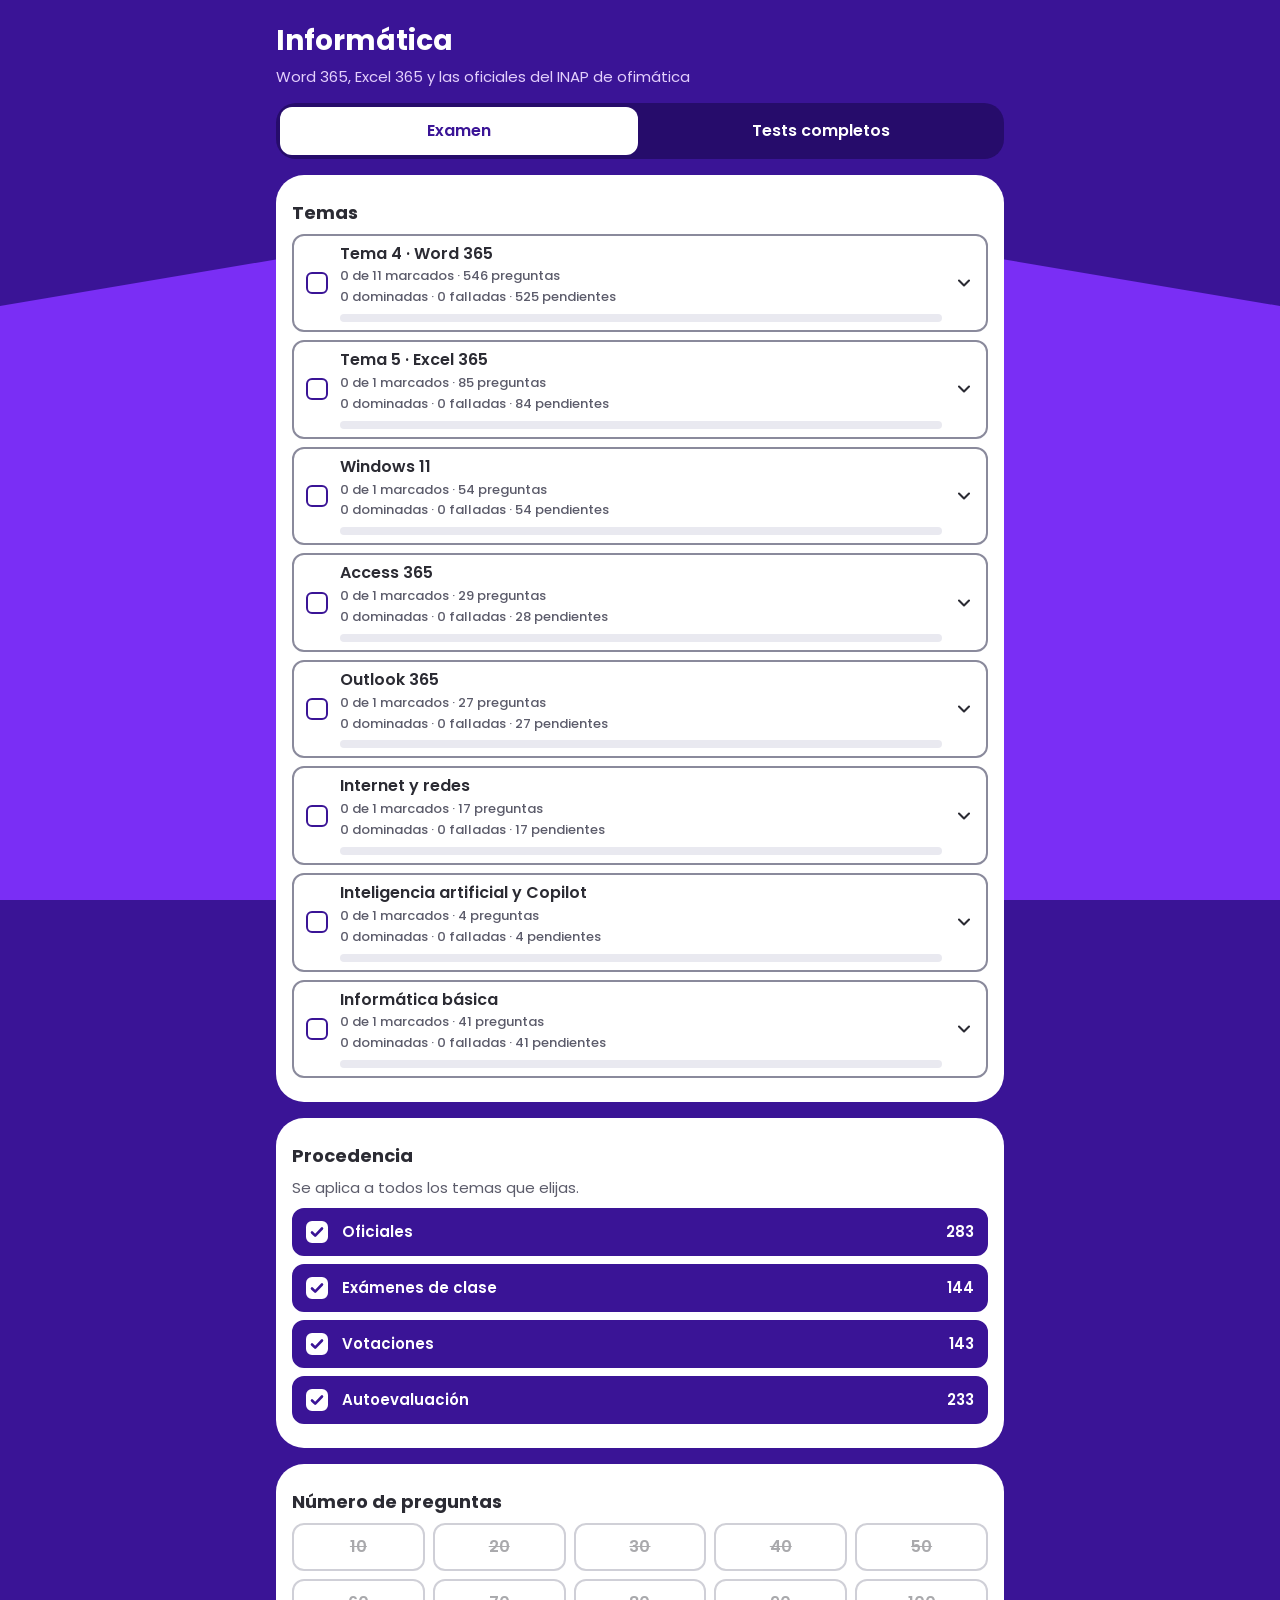
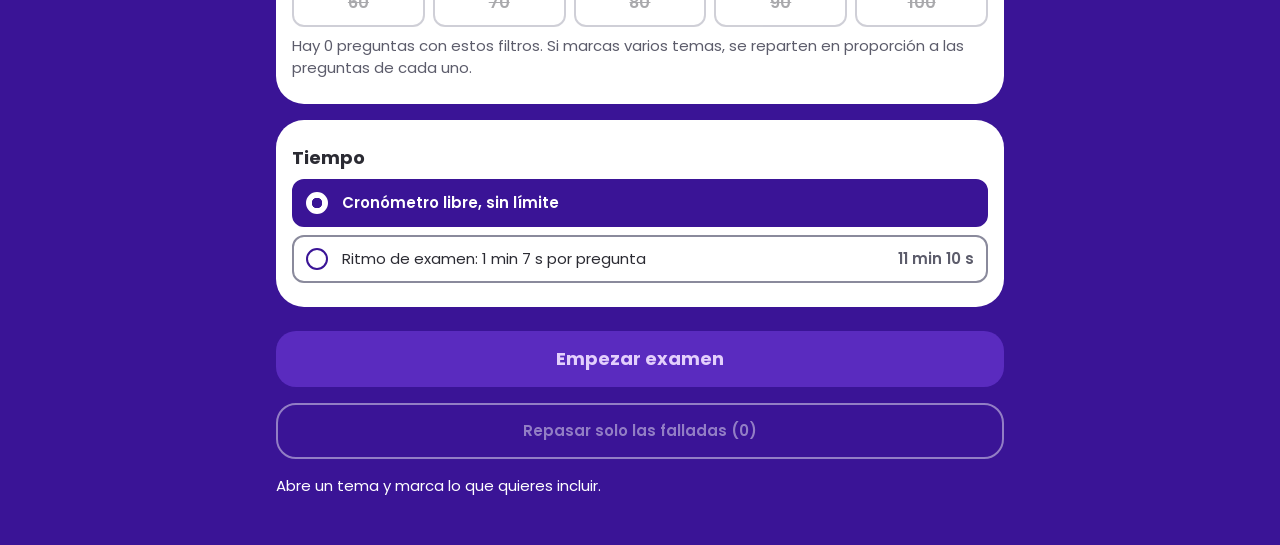
<file: index.html>
<!doctype html>
<html lang="es">
<head>
<meta charset="utf-8">
<meta name="viewport" content="width=device-width,initial-scale=1,viewport-fit=cover">
<link rel="icon" type="image/svg+xml" href="favicon.svg">
<title>Informática · Test C1 AGE</title>
<meta name="description" content="Exámenes tipo test de ofimática (Windows 11, Word, Excel, Access, Outlook, Internet, IA e informática básica) con las oficiales del INAP y las respuestas explicadas.">
<meta name="theme-color" content="#3A1496">
<link rel="preconnect" href="https://fonts.googleapis.com">
<link rel="preconnect" href="https://fonts.gstatic.com" crossorigin>
<link rel="stylesheet" href="https://fonts.googleapis.com/css2?family=Poppins:wght@400;500;600;700&display=swap">
<link rel="stylesheet" href="css/estilos.css?v=2">
</head>
<body>
<div id="app"></div>
<dialog id="dialogo" class="dialogo"></dialog>
<div id="aviso" class="solo-lector" aria-live="polite"></div>
<noscript>Esta aplicación necesita JavaScript.</noscript>
<!-- Cada tema es un archivo de datos: añade aquí su línea. -->
<script src="data/word.js?v=15"></script>
<script src="data/excel.js?v=5"></script>
<script src="data/windows.js?v=3"></script>
<script src="data/access.js?v=3"></script>
<script src="data/outlook.js?v=3"></script>
<script src="data/internet.js?v=3"></script>
<script src="data/ia.js?v=3"></script>
<script src="data/basica.js?v=3"></script>
<script src="js/vendor/gsap.min.js?v=3.13.0"></script>
<script src="js/vendor/Flip.min.js?v=3.13.0"></script>
<script src="js/movimiento.js?v=1"></script>
<script src="js/visor.js?v=1"></script>
<script src="js/app.js?v=4"></script>
</body>
</html>
</file>
<file: css/estilos.css>
:root{
  /* Color, tomado de la foto de referencia */
  --violeta-oscuro:#3A1496; --violeta:#7A2EF5; --violeta-medio:#5A2BBF; --lila:#C9A0FA; --lila-claro:#E3CFFC;
  --pista:#260C6B; --blanco:#FFFFFF; --tinta:#2B2B33; --tinta-2:#5C5C6B; --borde:#8A8A9C; --linea:#DADAE3; --superficie:#F5F3FB;
  --verde:#8AE58C; --verde-canto:#55B85C; --verde-tinta:#0B3B17; --verde-barra:#3CC47C;
  --ok-fondo:#DFFBDF; --ok-borde:#3F9E4D; --ok-tinta:#14632A;
  --mal-fondo:#FFDEDE; --mal-borde:#D4504F; --mal-tinta:#A21F1F;
  --blanco-fondo:#E9E9F0; --blanco-tinta:#4B4B5A;
  /* Radios */
  --r-s:12px; --r-m:20px; --r-l:28px; --r-total:999px;
  /* Espacios */
  --e1:4px; --e2:8px; --e3:12px; --e4:16px; --e5:24px; --e6:32px; --e7:48px;
  /* Tipografía */
  --t-xs:.8125rem; --t-s:.9375rem; --t-m:1rem; --t-l:1.125rem; --t-xl:1.375rem; --t-xxl:1.75rem;
  --fuente:"Poppins",Arial,sans-serif;
  --ancho:1120px;
}
*{box-sizing:border-box}
[hidden]{display:none!important}
html,body{margin:0;height:100%}
body{background:var(--violeta-oscuro);color:var(--tinta);font:400 var(--t-m)/1.5 var(--fuente);-webkit-font-smoothing:antialiased}
h1,h2,h3,p{margin:0}
button{font:inherit;color:inherit;cursor:pointer}
button:disabled{cursor:not-allowed}
:focus-visible{outline:3px solid var(--tinta);outline-offset:2px}
.sobre-violeta :focus-visible,.cabecera :focus-visible,.pie :focus-visible{outline-color:var(--blanco)}
.solo-lector{position:absolute;width:1px;height:1px;margin:-1px;padding:0;border:0;overflow:hidden;clip-path:inset(50%);white-space:nowrap}

/* ---------- Fondo de dos tonos, como la foto ---------- */
.fondo{position:fixed;inset:0;z-index:-1;background:var(--violeta-oscuro)}
.fondo::after{content:"";position:absolute;inset:0;background:var(--violeta);clip-path:polygon(0 34%,50% 22%,100% 34%,100% 100%,0 100%)}

/* ---------- Pantalla fija ---------- */
.fija{height:100vh;height:100dvh;display:flex;flex-direction:column;overflow:hidden;
  padding:max(var(--e3),env(safe-area-inset-top)) var(--e4) max(var(--e3),env(safe-area-inset-bottom));
  max-width:var(--ancho);margin:0 auto;gap:var(--e3)}
/* Dos columnas laterales iguales: el contador del centro no se mueve aunque cambie el ancho del reloj. */
.cabecera{display:grid;grid-template-columns:minmax(0,1fr) auto minmax(0,1fr);align-items:center;gap:var(--e2);color:var(--blanco);flex:none}
.cabecera>:first-child{justify-self:start}
.cabecera>:last-child{justify-self:end}
.cuenta{text-align:center;font-weight:600;font-size:var(--t-m);white-space:nowrap;font-variant-numeric:tabular-nums}
.btn-cuadrado{width:44px;height:44px;flex:none;display:grid;place-items:center;border:0;border-radius:var(--r-s);background:var(--violeta-medio);color:var(--blanco)}
.btn-cuadrado svg{width:24px;height:24px}
.btn-cuadrado:disabled{opacity:.45}
.controles{display:flex;align-items:center;gap:var(--e2)}
.btn-pausa{width:44px;height:44px;display:grid;place-items:center;border:0;border-radius:var(--r-s);background:var(--violeta-medio);color:var(--blanco)}
.btn-pausa svg{width:22px;height:22px}
.reloj{display:inline-flex;align-items:center;gap:var(--e1);min-height:44px;padding:0 var(--e3);border:0;border-radius:var(--r-total);
  background:var(--violeta);color:var(--blanco);font-weight:600;font-variant-numeric:tabular-nums}
.reloj svg{width:20px;height:20px}
/* Poppins no tiene números de ancho fijo: sin esto el reloj cambia de tamaño cada segundo. */
#reloj-t{display:inline-block;min-width:3em;text-align:center}
#reloj-t.largo{min-width:3.7em}
.reloj.poco{background:var(--blanco);color:var(--mal-tinta)}
.progreso{flex:none;height:12px;border-radius:var(--r-total);background:var(--pista);overflow:hidden}
.progreso i{display:block;height:100%;background:var(--verde-barra);border-radius:var(--r-total)}

/* ---------- Tarjeta de pregunta con las hojas apiladas ---------- */
.pila{flex:1;min-height:0;position:relative;display:flex;flex-direction:column;margin-bottom:var(--e4)}
.pila::before,.pila::after{content:"";position:absolute;left:var(--e4);right:var(--e4);bottom:-8px;height:40px;background:var(--lila);border-radius:0 0 var(--r-m) var(--r-m);z-index:0}
.pila::after{left:var(--e6);right:var(--e6);bottom:-16px;background:var(--lila);opacity:.55;z-index:-1}
.tarjeta{position:relative;z-index:1;flex:1;min-height:0;display:flex;flex-direction:column;background:var(--blanco);border-radius:var(--r-l);overflow:hidden}
.tarjeta-cuerpo{flex:1;min-height:0;overflow-y:auto;padding:var(--e4);-webkit-overflow-scrolling:touch}
.etiqueta{display:flex;justify-content:space-between;gap:var(--e3);align-items:baseline;color:var(--tinta-2);font-size:var(--t-xs)}
.enunciado{font-size:var(--t-l);line-height:1.4;font-weight:600;margin:var(--e2) 0 var(--e4);white-space:pre-line}
.enunciado:focus{outline:none}
.opciones{display:grid;gap:var(--e2)}
.opcion{display:grid;grid-template-columns:auto 1fr auto;gap:var(--e3);align-items:center;width:100%;min-height:52px;text-align:left;
  padding:var(--e3) var(--e4);background:var(--blanco);border:2px solid var(--borde);border-radius:var(--r-m);font-weight:500;font-size:var(--t-s);line-height:1.35}
.opcion:disabled{cursor:default;color:var(--tinta)}
.letra{font-weight:700;width:1.25em}
.marca{width:28px;height:28px;display:none}
.opcion.bien,.opcion.mal{border-color:var(--ok-borde);background:var(--ok-fondo)}
.opcion.mal{border-color:var(--mal-borde);background:var(--mal-fondo)}
.opcion.bien .marca,.opcion.mal .marca{display:block}
.opcion.elegida,.opcion.elegida:not(:disabled):hover{border-color:var(--violeta-oscuro);background:var(--violeta-oscuro);color:var(--blanco);font-weight:600}
.opcion.elegida .marca{display:block}
.btn-apoyo{display:inline-flex;align-items:center;gap:var(--e2);margin:0 0 var(--e3);min-height:44px;padding:0 var(--e4);border:2px solid var(--violeta);border-radius:var(--r-total);background:var(--blanco);color:var(--violeta-oscuro);font-weight:600;font-size:var(--t-s)}
.btn-apoyo svg{width:20px;height:20px}
.pista-scroll{position:absolute;left:50%;bottom:var(--e2);transform:translateX(-50%);z-index:2;padding:var(--e1) var(--e3);border-radius:var(--r-total);background:var(--tinta);color:var(--blanco);font-size:var(--t-xs);pointer-events:none;white-space:nowrap}

/* ---------- Pie con los botones ---------- */
.pie{flex:none;display:grid;grid-template-columns:1fr 1.5fr;gap:var(--e3);align-items:stretch;padding-top:var(--e2)}
.btn{min-height:56px;padding:var(--e2) var(--e5);border:0;border-radius:var(--r-m);font-weight:700;font-size:var(--t-l);text-align:center;text-decoration:none;display:inline-flex;align-items:center;justify-content:center}
.btn-principal{background:var(--verde);color:var(--verde-tinta);box-shadow:0 6px 0 var(--verde-canto)}
.btn-principal:active:not(:disabled){transform:translateY(3px);box-shadow:0 3px 0 var(--verde-canto)}
.btn-principal:disabled{background:var(--violeta-medio);color:var(--lila-claro);box-shadow:none}
.btn-secundario{background:none;color:var(--blanco);border:2px solid var(--blanco);font-size:var(--t-s);font-weight:600;line-height:1.2;padding:var(--e2)}
.btn-secundario:disabled{opacity:.45}
.btn-claro{background:var(--superficie);color:var(--violeta-oscuro);border:2px solid var(--violeta);font-size:var(--t-s);font-weight:600}

/* ---------- Páginas con scroll: inicio y resultados ---------- */
.pagina{min-height:100vh;min-height:100svh;overflow-anchor:none;max-width:760px;margin:0 auto;padding:var(--e5) var(--e4) var(--e7);display:flex;flex-direction:column;gap:var(--e4)}
.pagina-titulo{color:var(--blanco);font-size:var(--t-xxl);line-height:1.2;font-weight:700}
.pagina-desc{color:var(--lila-claro);font-size:var(--t-s);line-height:1.4;margin-top:calc(-1 * var(--e2))}
.pagina-sub{color:var(--blanco);font-size:var(--t-s)}
.panel{background:var(--blanco);border-radius:var(--r-l);padding:var(--e5) var(--e4);display:grid;gap:var(--e3)}
.panel h2{font-size:var(--t-l);font-weight:700;line-height:1.3}
.panel h3{font-size:var(--t-m);font-weight:600}
.nota{font-size:var(--t-s);color:var(--tinta-2)}
.pestanas{display:grid;grid-template-columns:repeat(3,1fr);gap:var(--e1);padding:var(--e1);background:var(--pista);border-radius:var(--r-m)}
.pestanas.dos{grid-template-columns:repeat(2,1fr)}
.pestana{position:relative;z-index:1;grid-row:1;min-height:48px;border:0;border-radius:var(--r-s);background:none;color:var(--blanco);font-weight:600}
.pestana:nth-of-type(1){grid-column:1}
.pestana:nth-of-type(2){grid-column:2}
.pestana:nth-of-type(3){grid-column:3}
.pestana[aria-selected="true"]{color:var(--violeta-oscuro)}
/* Fondo de la pestaña activa: pieza aparte que se desliza (js/movimiento.js) */
.pestana-marca{grid-row:1;border-radius:var(--r-s);background:var(--blanco)}
fieldset{border:0;margin:0;padding:0;display:grid;gap:var(--e2);min-width:0}
legend{padding:0;margin-bottom:var(--e2);font-size:var(--t-l);font-weight:700}
.tema{border:2px solid var(--borde);border-radius:var(--r-s);overflow:hidden}
.tema-cab{display:grid;grid-template-columns:auto 1fr;align-items:stretch}
.tema-cab.sin-check{grid-template-columns:1fr}
.tema-cab input{margin:var(--e4) 0 var(--e4) var(--e3);align-self:center}
.tema-abrir{display:flex;justify-content:space-between;align-items:center;gap:var(--e3);min-height:56px;padding:var(--e2) var(--e3);border:0;background:none;text-align:left;font-weight:600;font-size:var(--t-m);line-height:1.3}
.tema-abrir small{display:block;font-size:var(--t-xs);font-weight:500;color:var(--tinta-2);margin-top:var(--e1)}
.tema-abrir>span{flex:1;min-width:0}
.tema-abrir svg{width:20px;height:20px;flex:none}
.tema-abrir[aria-expanded="true"] svg{transform:rotate(180deg)}
.tema-dentro{display:grid;gap:var(--e2);padding:var(--e1) var(--e3) var(--e3)}
.enlace{border:0;background:none;padding:var(--e1) 0;color:var(--violeta-oscuro);font-weight:600;font-size:var(--t-s);text-decoration:underline;text-underline-offset:3px}
.check{display:grid;grid-template-columns:24px 1fr auto;gap:var(--e3);align-items:center;min-height:48px;padding:var(--e2) var(--e3);border:2px solid var(--borde);border-radius:var(--r-s);cursor:pointer;font-size:var(--t-s);line-height:1.3}
/* Casillas y círculos dibujados a mano: el control nativo con accent-color blanco sobre violeta perdía la marca en el móvil. */
.check input,.tema-cab input{-webkit-appearance:none;appearance:none;flex:none;width:22px;height:22px;margin:0;border:2px solid var(--violeta-oscuro);border-radius:6px;background:var(--blanco) center/16px 16px no-repeat}
.tema-cab input{margin:var(--e4) 0 var(--e4) var(--e3)}
.check input[type="radio"]{border-radius:50%}
.check input:checked,.tema-cab input:checked{background-image:url("data:image/svg+xml,%3Csvg xmlns='http://www.w3.org/2000/svg' viewBox='0 0 16 16'%3E%3Cpath d='M3 8.5l3.2 3.2L13 4.5' fill='none' stroke='%233A1496' stroke-width='2.6' stroke-linecap='round' stroke-linejoin='round'/%3E%3C/svg%3E")}
.check input[type="radio"]:checked{background-image:radial-gradient(circle,var(--violeta-oscuro) 0 5px,transparent 5.5px)}
.tema-cab input:indeterminate{background-image:url("data:image/svg+xml,%3Csvg xmlns='http://www.w3.org/2000/svg' viewBox='0 0 16 16'%3E%3Cpath d='M3.5 8h9' fill='none' stroke='%233A1496' stroke-width='2.8' stroke-linecap='round'/%3E%3C/svg%3E")}
@media (forced-colors:active){.check input,.tema-cab input{-webkit-appearance:auto;appearance:auto}}
.check.marcado{border-color:var(--violeta-oscuro);background:var(--violeta-oscuro);color:var(--blanco);font-weight:600}
.check.marcado input{border-color:var(--blanco)}
.check.marcado b{color:var(--blanco)}
.check:has(input:focus-visible){outline:3px solid var(--tinta);outline-offset:2px}
.check input:focus-visible{outline:none}
.check.apagado{opacity:.5;cursor:not-allowed}
.check small{display:block;margin-top:var(--e1);font-size:var(--t-xs);font-weight:500;color:var(--tinta-2)}
.check.marcado small{color:var(--lila-claro)}
.tema-abrir .barra{margin-top:var(--e2)}
.check b{font-weight:600;font-variant-numeric:tabular-nums;color:var(--tinta-2)}
.rejilla{display:grid;grid-template-columns:repeat(5,1fr);gap:var(--e2)}
.chip{position:relative;display:grid;place-items:center;min-height:48px;border:2px solid var(--borde);border-radius:var(--r-s);font-weight:600;cursor:pointer}
.chip input{position:absolute;inset:0;opacity:0;margin:0;cursor:inherit}
.chip.marcado{background:var(--violeta-oscuro);border-color:var(--violeta-oscuro);color:var(--blanco)}
.chip:has(input:focus-visible){outline:3px solid var(--tinta);outline-offset:2px}
.chip:has(input:disabled){opacity:.4;cursor:not-allowed;text-decoration:line-through}
.acciones{display:grid;gap:var(--e4);padding-top:var(--e2)}
.acciones .btn{width:100%}
.resumir{display:grid;gap:var(--e3)}
.btn-linea{background:none;color:var(--blanco);border:2px solid var(--blanco);font-size:var(--t-s);font-weight:600}

/* ---------- Supuestos: enunciado arriba, preguntas abajo ---------- */
.reparto{flex:1;min-height:0;display:grid;grid-template-rows:minmax(0,2fr) minmax(0,3fr);gap:var(--e3)}
.reparto.plegado{grid-template-rows:auto minmax(0,1fr)}
.caso{background:var(--superficie);border-radius:var(--r-m);display:flex;flex-direction:column;min-height:0;overflow:hidden}
.caso-cab{flex:none;display:flex;justify-content:space-between;align-items:center;gap:var(--e3);padding:var(--e2) var(--e4);font-weight:700;font-size:var(--t-s)}
.caso-texto{flex:1;min-height:0;overflow-y:auto;padding:0 var(--e4) var(--e3);font-size:var(--t-s);line-height:1.5;}
.caso-texto p+p,.caso-texto ul+p,.caso-texto p+ul{margin-top:var(--e3)}
.caso-texto p.sub{font-weight:700;margin-top:var(--e4)}
.caso-texto p.sub+p{margin-top:var(--e2)}
.caso-texto p.apartado{padding-left:var(--e4)}
.caso-texto p.apartado+p.apartado{margin-top:var(--e2)}
.caso-texto ul{padding-left:var(--e5)}
.caso-texto li+li{margin-top:var(--e2)}
.lista-preg{overflow-anchor:none;background:var(--blanco);border-radius:var(--r-m);min-height:0;overflow-y:auto;padding:var(--e4);display:grid;gap:var(--e5);align-content:start}
.preg h3{font-size:var(--t-m);font-weight:600;line-height:1.4;margin-bottom:var(--e3);white-space:pre-line}
.preg h3 span{color:var(--violeta-oscuro);font-weight:700}
.pie-uno{grid-template-columns:1fr}
/* Ejercicio de clase sin caso largo: sin panel de enunciado, la consigna encabeza la lista de preguntas. */
.reparto.solo{grid-template-rows:minmax(0,1fr)}
.consigna{display:grid;gap:var(--e2)}
.consigna h2{font-size:var(--t-l);font-weight:700;line-height:1.3;color:var(--violeta-oscuro)}
.consigna p{font-size:var(--t-m);line-height:1.5}
.grupo{border-top:1px solid var(--borde)}
.grupo-abrir{display:flex;justify-content:space-between;align-items:center;gap:var(--e3);width:100%;min-height:48px;padding:var(--e2) var(--e1);border:0;background:none;text-align:left;font-weight:600;font-size:var(--t-s);color:var(--tinta-2);line-height:1.3}
.grupo-abrir>span{flex:1;min-width:0}
.grupo-abrir small{display:block;font-size:var(--t-xs);font-weight:500;margin-top:var(--e1)}
.grupo-abrir svg{width:18px;height:18px;flex:none}
.grupo-abrir[aria-expanded="true"] svg{transform:rotate(180deg)}
.grupo-dentro{display:grid;gap:var(--e2);padding-bottom:var(--e2)}
.grupo-titulo{font-size:var(--t-s);font-weight:600;color:var(--tinta-2);margin-top:var(--e2)}

/* ---------- Resultados ---------- */
.marcador{display:grid;grid-template-columns:repeat(3,1fr);gap:var(--e2)}
.dato{padding:var(--e3) var(--e2);border-radius:var(--r-s);text-align:center;font-size:var(--t-s);font-weight:500}
.dato b{display:block;font-size:var(--t-xl);line-height:1.2;font-weight:700;font-variant-numeric:tabular-nums}
.dato.ok{background:var(--ok-fondo);color:var(--ok-tinta)}
.dato.ko{background:var(--mal-fondo);color:var(--mal-tinta)}
.dato.nu{background:var(--blanco-fondo);color:var(--blanco-tinta)}
.neta{font-size:var(--t-m)}
.neta b{font-size:var(--t-xl);font-weight:700}
.resultado{padding:var(--e4) 0;border-top:1px solid var(--linea);display:grid;gap:var(--e3)}
.resultado:first-child{border-top:0;padding-top:0}
.resultado-cab{display:flex;justify-content:space-between;gap:var(--e3);align-items:baseline;font-size:var(--t-xs);font-weight:600}
.estado-ok{color:var(--ok-tinta)} .estado-ko{color:var(--mal-tinta)} .estado-nu{color:var(--blanco-tinta)}
.resultado-q{font-weight:600;line-height:1.4;font-size:var(--t-m);white-space:pre-line}
.linea{display:grid;grid-template-columns:auto 1fr auto;gap:var(--e3);align-items:center;padding:var(--e3);border:2px solid var(--linea);border-radius:var(--r-s);font-size:var(--t-s);font-weight:500;line-height:1.35}
.linea small{display:block;font-size:var(--t-xs);font-weight:600}
.linea.bien{background:var(--ok-fondo);border-color:var(--ok-borde)}
.linea.bien small{color:var(--ok-tinta)}
.linea.mal{background:var(--mal-fondo);border-color:var(--mal-borde)}
.linea.mal small{color:var(--mal-tinta)}
.linea svg{width:24px;height:24px}
.acordeon{width:100%;display:flex;justify-content:space-between;align-items:center;min-height:48px;padding:var(--e2) var(--e3);border:0;border-radius:var(--r-s);background:var(--superficie);color:var(--violeta-oscuro);font-weight:600;font-size:var(--t-s);text-align:left}
.acordeon svg{width:20px;height:20px;flex:none}
.acordeon[aria-expanded="true"] svg{transform:rotate(180deg)}
.justificacion{display:grid;gap:var(--e3);padding:var(--e1) var(--e3) var(--e3);font-size:var(--t-s);line-height:1.55}
.precepto{font-weight:600}
.razon{display:grid;grid-template-columns:1.5em 1fr;gap:var(--e1)}
.razon b.l{font-weight:700}
.razon.es{padding:var(--e3);background:var(--ok-fondo);border-radius:var(--r-s)}
.ojo{padding:var(--e3);border:2px solid var(--violeta);border-radius:var(--r-s)}
.ojo b{font-weight:700}
/* Marca del profesor: texto con icono en la línea de cabecera, sin caja propia. */
.sello{display:inline-flex;align-items:center;gap:var(--e1);font-weight:700;color:var(--violeta-oscuro);white-space:nowrap}
.sello svg{width:1.15em;height:1.15em;flex:none}
.sello.poco{font-weight:600;color:var(--tinta-2)}
.resultado-cab .sello{margin-left:var(--e3)}
.preg .etiqueta{margin:0 0 var(--e1)}
.nota-profe{margin:var(--e3) 0}
.revisar{padding:var(--e3);border:2px dashed var(--borde);border-radius:var(--r-s);font-size:var(--t-s)}
.revisar b{font-weight:700}
.filtros{display:flex;flex-wrap:wrap;gap:var(--e2)}
.filtro{min-height:44px;padding:0 var(--e4);border:2px solid var(--borde);border-radius:var(--r-total);background:var(--blanco);font-weight:600;font-size:var(--t-s)}
.filtro[aria-pressed="true"]{background:var(--violeta-oscuro);border-color:var(--violeta-oscuro);color:var(--blanco)}

/* ---------- Estadística por temas ---------- */
.estadistica{display:grid;gap:var(--e4)}
.est-fila{display:grid;gap:var(--e1)}
.est-nombre{display:flex;justify-content:space-between;gap:var(--e3);font-weight:600;font-size:var(--t-s);line-height:1.3}
.est-nombre span{flex:none;font-weight:500;color:var(--tinta-2)}
.estadistica{gap:var(--e6)}
.est-tema{display:grid;gap:var(--e4)}
.est-total .est-nombre{font-size:var(--t-m);font-weight:700}
.est-total .barra{height:28px}
.est-total .est-datos{font-size:var(--t-s)}
.est-desglose{display:grid;gap:var(--e4);padding-left:var(--e3);border:0}
.barra{display:flex;height:20px;border-radius:var(--r-total);overflow:hidden;background:var(--blanco-fondo)}
.barra i{display:block;height:100%}
.barra .a{background:var(--ok-borde)}
.barra .f{background:var(--mal-borde)}
.barra .b{background:var(--blanco-fondo)}
.barra.fina{height:var(--e2);margin-top:var(--e2)}
.est-datos{display:flex;flex-wrap:wrap;gap:0 var(--e3);font-size:var(--t-xs);font-weight:500}
.est-datos .a{color:var(--ok-tinta)} .est-datos .f{color:var(--mal-tinta)} .est-datos .b{color:var(--blanco-tinta)}

/* ---------- Acceso directo a las preguntas (resultados) ---------- */
.res-titulo{display:flex;align-items:center;gap:var(--e3)}
.res-cols{display:contents}
.res-contenido{display:grid;gap:var(--e4);min-width:0}
.nav-res{background:var(--blanco);border:2px solid var(--borde);border-radius:var(--r-m);display:flex;flex-direction:column;min-height:0}
.nav-toggle{display:flex;justify-content:space-between;align-items:center;gap:var(--e3);width:100%;min-height:48px;padding:var(--e2) var(--e4);border:0;border-radius:var(--r-m);background:none;color:var(--violeta-oscuro);font-weight:700;font-size:var(--t-s);text-align:left}
.nav-toggle svg{width:20px;height:20px;flex:none}
.nav-toggle[aria-expanded="true"] svg{transform:rotate(180deg)}
.nav-cuerpo{display:none;overflow-y:auto;padding:0 var(--e4) var(--e4);gap:var(--e4);min-height:0}
.nav-res.abierto .nav-cuerpo{display:grid;max-height:42dvh}
.nav-titulo{display:none;font-size:var(--t-l);font-weight:700;line-height:1.3}
.nav-rejilla{display:grid;grid-template-columns:repeat(auto-fill,minmax(44px,1fr));gap:var(--e2)}
.cuadro{position:relative;display:grid;place-items:center;min-width:44px;min-height:44px;padding:0;border:2px solid var(--borde);border-radius:var(--r-s);font-weight:700;font-size:var(--t-s);font-variant-numeric:tabular-nums;line-height:1;background:var(--blanco-fondo);color:var(--blanco-tinta);border-style:dashed}
.cuadro.acierto{background:var(--ok-fondo);border:2px solid var(--ok-borde);color:var(--ok-tinta)}
.cuadro.fallo{background:var(--mal-fondo);border:2px solid var(--mal-borde);color:var(--mal-tinta)}
.cuadro svg{display:block;position:absolute;top:2px;right:2px;width:12px;height:12px}
i.cuadro{display:block;min-width:0;min-height:0;width:20px;height:20px;flex:none}
.nav-leyenda{list-style:none;margin:0;padding:0;display:flex;flex-wrap:wrap;gap:var(--e2) var(--e4);font-size:var(--t-xs);font-weight:500}
.nav-leyenda li{display:flex;align-items:center;gap:var(--e2)}
.nav-res .btn{width:100%}
/* Al llegar desde "Ir a una pregunta" se marca un momento y el contorno se apaga solo. */
.resultado{outline:3px solid transparent;outline-offset:var(--e2);transition:outline-color .5s ease}
.resultado:focus{outline-color:transparent}
.resultado.resaltado{outline-color:var(--violeta);transition-duration:.15s}
/* Móvil: el acordeón se queda pegado arriba mientras se baja por las respuestas. */
.res-pag .nav-res{position:sticky;top:max(var(--e2),env(safe-area-inset-top));z-index:5}
.reparto.res{grid-template-rows:auto minmax(0,2fr) minmax(0,3fr)}
.reparto.res.plegado{grid-template-rows:auto auto minmax(0,1fr)}
.reparto.res.solo{grid-template-rows:auto minmax(0,1fr)}
.reparto.res .nav-res{flex:none}
/* El botón de volver ya está dentro del acordeón: sin barra fija abajo, más sitio para leer. */
.pie-res{display:none}
.reparto.res .nav-res.abierto .nav-cuerpo{max-height:30dvh}

/* ---------- Diálogo y calendario ---------- */
.dialogo{border:0;border-radius:var(--r-l);padding:var(--e5) var(--e4);width:min(560px,calc(100vw - 2*var(--e4)));max-height:calc(100dvh - 2*var(--e4));color:var(--tinta)}
.dialogo::backdrop{background:var(--pista);opacity:.75}
.dialogo[open]::backdrop,.visor[open]::backdrop{animation:velo-entra .18s ease-out}
.dialogo.cerrando::backdrop,.visor.cerrando::backdrop{animation:velo-sale .12s ease-in forwards}
@keyframes velo-entra{from{opacity:0}}
@keyframes velo-sale{to{opacity:0}}
.dialogo h2{font-size:var(--t-xl);font-weight:700;line-height:1.25;margin-bottom:var(--e2)}
.dialogo-x{position:sticky;top:calc(var(--e2) - var(--e5));z-index:1;height:0;display:flex;justify-content:flex-end}
.dialogo-x+h2{padding-right:calc(44px + var(--e3))}
.dialogo-acciones{display:grid;gap:var(--e3);margin-top:var(--e4)}
.meses{display:grid;grid-template-columns:repeat(auto-fit,minmax(220px,1fr));gap:var(--e4);margin:var(--e3) 0}
.mes caption{font-weight:700;font-size:var(--t-s);text-align:left;padding-bottom:var(--e1);text-transform:capitalize}
.mes{width:100%;border-collapse:collapse;font-size:var(--t-xs);font-variant-numeric:tabular-nums}
.mes th{font-weight:600;color:var(--tinta-2);padding:2px}
.mes td{text-align:center;padding:4px 2px}
.mes .rojo{color:var(--mal-tinta);font-weight:700;text-decoration:underline}
.mes .festivo{background:var(--mal-fondo);border-radius:var(--r-s)}
.pausa{flex:1;display:grid;justify-items:center;text-align:center;color:var(--blanco);gap:var(--e4);align-content:center}
.pausa .btn{min-width:220px}

/* ---------- Hover: solo donde hay ratón, para que no se quede pegado en el móvil ---------- */
@media (hover:hover){
  .opcion:not(:disabled):not(.elegida):hover,
  .check:not(.apagado):not(.marcado):hover,
  .chip:not(:has(input:disabled)):not(.marcado):hover,
  .filtro[aria-pressed="false"]:hover{border-color:var(--violeta-oscuro);background:var(--lila-claro)}
  .tema-cab:hover,.acordeon:hover,.nav-toggle:hover,.grupo-abrir:hover{background:var(--lila-claro)}
  .pestana[aria-selected="false"]:hover{background:color-mix(in srgb,var(--blanco) 18%,transparent)}
  .btn-cuadrado:not(:disabled):hover,.btn-pausa:hover{background:var(--violeta)}
  .btn-claro:hover{background:var(--lila-claro);border-color:var(--violeta-oscuro)}
}

/* ---------- Escritorio ---------- */
@media (min-width:900px){
  .fija{padding-top:var(--e5);padding-bottom:var(--e5);gap:var(--e4)}
  /* Examen: una sola columna. La tarjeta mide lo que mide la pregunta y queda centrada,
     con los botones siempre en el mismo sitio para no perseguirlos con el ratón. */
  .fija.examen,.fija.estrecha{max-width:920px}
  .fija.examen .pila{flex:0 1 auto;margin-top:auto;margin-bottom:auto}
  .fija.examen .tarjeta,.fija.examen .tarjeta-cuerpo{flex:0 1 auto}
  .fija.examen .tarjeta-cuerpo{padding:var(--e5) var(--e6)}
  .fija.examen .pie{margin-top:var(--e3)}
  .enunciado{font-size:var(--t-xl)}
  .opcion{font-size:var(--t-m)}
  .pie{grid-template-columns:220px 280px;justify-content:end}
  .reparto,.reparto.plegado{grid-template-rows:minmax(0,1fr);grid-template-columns:minmax(0,1fr) minmax(0,1fr)}
  .reparto.solo{grid-template-columns:minmax(0,1fr)}
  .plegar{display:none}
  .caso-texto{font-size:var(--t-m)}
  /* Resultados: columna izquierda con el acceso directo y respuestas a la derecha. */
  .res-pag{max-width:var(--ancho)}
  .res-cols{display:grid;grid-template-columns:280px minmax(0,1fr);gap:var(--e5);align-items:start}
  .res-pag .nav-res{top:var(--e5);max-height:calc(100dvh - 2*var(--e5))}
  .nav-toggle{display:none}
  .nav-cuerpo,.nav-res.abierto .nav-cuerpo{display:grid;max-height:none;padding:var(--e4)}
  .nav-titulo{display:block}
  .res-pag .acciones{display:none}
  .reparto.res,.reparto.res.plegado{grid-template-rows:auto minmax(0,1fr);grid-template-columns:minmax(0,1fr) minmax(0,1fr);grid-template-areas:"nav lista" "caso lista"}
  .reparto.res.solo{grid-template-rows:minmax(0,1fr);grid-template-columns:280px minmax(0,1fr);grid-template-areas:"nav lista"}
  .reparto.res .nav-res{grid-area:nav;max-height:50dvh;align-self:start}
  .reparto.res .caso{grid-area:caso}
  .reparto.res .lista-preg{grid-area:lista}
  .reparto.res.solo .nav-res{max-height:100%}
  .reparto.res .nav-res .nav-cuerpo,.reparto.res .nav-res.abierto .nav-cuerpo{max-height:none}
}
/* Móvil: un toque en el enunciado lo estira para leerlo mejor; otro toque lo devuelve a su tamaño. */
@media (max-width:899px){
  .reparto{transition:grid-template-rows .25s ease}
  .reparto.grande{grid-template-rows:minmax(0,7fr) minmax(0,3fr)}
  .reparto.res.grande{grid-template-rows:auto minmax(0,7fr) minmax(0,3fr)}
  .caso-texto{cursor:pointer;-webkit-tap-highlight-color:transparent}
  .justificacion{contain:layout paint}
}
/* Móvil: cabecera más compacta para que el contador no choque con el reloj. */
@media (max-width:430px){
  .cabecera{gap:var(--e1)}
  .cuenta{font-size:var(--t-s)}
  .reloj{padding:0 var(--e2)}
  #reloj-t{min-width:2.6em}
  #reloj-t.largo{min-width:3.4em}
}
@media (max-width:379px){
  .reloj svg{display:none}
}
@media (max-height:640px){
  .enunciado{font-size:var(--t-m)}
  .btn{min-height:48px}
}
/* Cambios de estado: color, borde y sombra se funden en lugar de saltar. Las flechas giran. */
.btn,.btn-cuadrado,.btn-pausa,.btn-apoyo,.btn-claro,.opcion,.check,.chip,.filtro,.pestana,.tema-cab,.tema-abrir,.grupo-abrir,.acordeon,.apunte,.cuadro,.nav-toggle,.enlace{
  transition:background-color .15s ease,border-color .15s ease,color .15s ease,box-shadow .15s ease,opacity .15s ease}
/* Las pestañas cambian de color al ritmo del fondo blanco que aparece (js/movimiento.js). */
.pestana{transition:color .18s ease-out,background-color .15s ease}
.btn-principal{transition:background-color .15s ease,color .15s ease,box-shadow .1s ease,transform .1s ease}
.tema-abrir svg,.grupo-abrir svg,.acordeon svg,.nav-toggle svg{transition:transform .2s ease}
@media (prefers-reduced-motion:reduce){*,::backdrop{transition:none!important;animation:none!important}}
.dialogo h2:focus{outline:none}

/* ---------- Visor de apuntes ---------- */
.visor{--giro:0;padding:0;border:0;border-radius:var(--r-l);overflow:hidden;max-width:none;max-height:none;
  width:min(1500px,calc(100vw - 2*var(--e5)));height:calc(100dvh - 2*var(--e5));background:var(--blanco-fondo);color:var(--blanco)}
.visor[open]{display:flex;flex-direction:column}
.visor::backdrop{background:color-mix(in srgb,var(--pista) 82%,transparent)}
.visor-cab{flex:none;display:flex;align-items:center;gap:var(--e3);padding:var(--e3) var(--e4);background:var(--violeta-oscuro)}
.visor-tit{flex:1;min-width:0}
.visor-tit h2{font-size:var(--t-l);font-weight:600;line-height:1.25;overflow:hidden;text-overflow:ellipsis;white-space:nowrap}
.visor-tit p{font-size:var(--t-xs);color:var(--lila-claro)}
.visor-tit p:empty{display:none}
.visor-herr{flex:none;display:flex;gap:var(--e2)}
.visor-b,.visor-x{flex:none;width:44px;height:44px;display:grid;place-items:center;border:0;border-radius:var(--r-s);color:var(--blanco)}
.visor-b{background:var(--violeta-medio)}
.visor-b:disabled{opacity:.45}
.visor-x{background:var(--mal-tinta)}
.visor-b svg,.visor-x svg{width:24px;height:24px}
.visor :focus-visible{outline-color:var(--blanco)}
.visor-esc:focus-visible{outline:3px solid var(--violeta-oscuro);outline-offset:-3px}
.visor-esc{flex:1;min-height:0;position:relative;overflow:hidden;background:var(--blanco-fondo);touch-action:none;cursor:zoom-in;user-select:none;-webkit-user-select:none}
.visor-esc.ampliado{cursor:grab}
.visor-esc.agarrado{cursor:grabbing}
.visor-lienzo{position:absolute;left:0;top:0;transform-origin:0 0;background:var(--blanco)}
.visor-img{display:block;width:100%;height:100%;pointer-events:none}
@media (pointer:coarse){.visor-zoom{display:none}}
/* Móvil de pie: la ventana se gira un cuarto de vuelta para que el esquema apaisado ocupe toda la pantalla. */
@media (orientation:portrait) and (max-width:820px){
  .visor{--giro:1;position:fixed;inset:0 auto auto 100%;margin:0;width:100dvh;height:100dvw;border-radius:0;transform-origin:0 0;transform:rotate(90deg)}
}
/* Móvil tumbado: pantalla completa, sin girar. */
@media (orientation:landscape) and (max-height:520px){
  .visor{width:100vw;height:100dvh;border-radius:0}
  .visor-cab{padding:var(--e2) var(--e3)}
}

/* ---------- Pestaña Apuntes ---------- */
.buscar input{width:100%;min-height:48px;padding:var(--e2) var(--e3);border:2px solid var(--borde);border-radius:var(--r-s);background:var(--blanco);color:var(--tinta);font:inherit;font-size:var(--t-s)}
.buscar input:focus-visible{border-color:var(--violeta-oscuro)}
.temas{display:grid;gap:var(--e4)}
.apunte{display:block;width:100%;min-height:48px;padding:var(--e2) var(--e3);border:2px solid var(--borde);border-radius:var(--r-s);background:var(--blanco);text-align:left;font-size:var(--t-s);font-weight:600;line-height:1.3;color:var(--tinta)}
.apunte small{display:block;margin-top:var(--e1);font-size:var(--t-xs);font-weight:500;color:var(--tinta-2)}
@media (hover:hover){.apunte:hover{background:var(--lila-claro);border-color:var(--violeta-oscuro)}}

/* Bloques de Apuntes: cabecera con número y fondo propio, apuntes como filas de lista */
.tema-ap{background:var(--blanco)}
.tema-ap .tema-cab{background:var(--superficie)}
.tema-ap .tema-abrir{display:grid;grid-template-columns:auto 1fr auto;align-items:center;gap:var(--e4);font-size:var(--t-l);font-weight:700}
.tema-ap .tema-abrir small{font-size:var(--t-xs);font-weight:500}
.ap-num{font-size:var(--t-xxl);font-weight:700;line-height:1;color:var(--violeta);min-width:1.6em;font-variant-numeric:tabular-nums}
.tema-ap:has(.tema-abrir[aria-expanded="true"]){border-color:var(--violeta-oscuro)}
.tema-ap .tema-cab:has([aria-expanded="true"]){background:var(--violeta-oscuro)}
.tema-ap .tema-cab:has([aria-expanded="true"]) .tema-abrir{color:var(--blanco)}
.tema-ap .tema-cab:has([aria-expanded="true"]) .tema-abrir small{color:var(--lila-claro)}
.tema-ap .tema-cab:has([aria-expanded="true"]) .ap-num{color:var(--lila)}
.tema-ap .tema-dentro{gap:0;padding:0}
.tema-ap .grupo-titulo{margin:0;padding:var(--e4) var(--e4) var(--e2);font-size:var(--t-m);font-weight:700;color:var(--violeta-oscuro);background:var(--superficie);border-top:1px solid var(--linea)}
.tema-ap .apunte{border:0;border-top:1px solid var(--linea);border-radius:0;padding:var(--e3) var(--e4);font-weight:600}
.tema-ap .grupo-titulo+.apunte{border-top:0}
@media (hover:hover){
  .tema-ap .tema-cab:hover{background:var(--lila-claro)}
  .tema-ap .tema-cab:has([aria-expanded="true"]):hover{background:var(--violeta-medio)}
  .tema-ap .apunte:hover{background:var(--lila-claro);border-color:var(--linea)}
}
</file>
